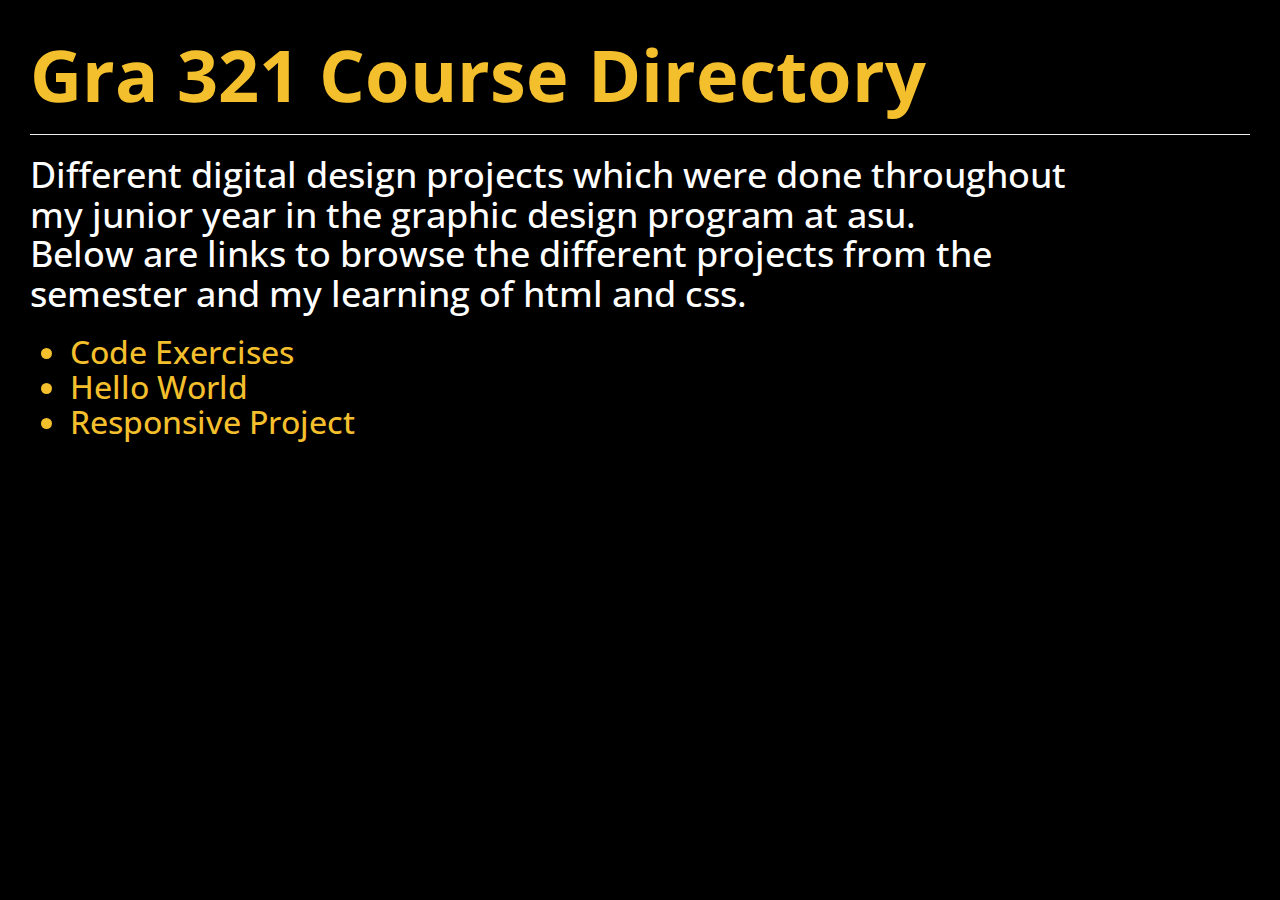
<file: index.html>
<!DOCTYPE html>
<html>
  <head>
    <title>Gra 321 Course Directory</title>
    <meta charset="UTF-8">
    <meta name="description" content="code projects for Gra 321">
    <meta name="keywords" content="school, digital, design">
    <meta name="author" content="Burke Wald">
    <link href="./css/normalize.css" type="text/css" rel="stylesheet">
    <link href="./css/style.css" type="text/css" rel="stylesheet">
    <link href="https://fonts.googleapis.com/css2?family=Open+Sans&display=swap" rel="stylesheet">
  </head>

  <body>
    <h1>Gra 321 Course Directory</h1>
    <hr />
    <h2>Different digital design projects which were done throughout <br>
      my junior year in the graphic design program at asu. <br>
      Below are links to browse the different projects from the <br>
      semester and my learning of html and css. </h2>
    <h3>
    <ul>
      <a href="./code-exercises"><li>Code Exercises</li></a>
      <a href="./hello-world"><li>Hello World</li></a>
      <a href="./responsive-project"><li>Responsive Project</li></a>
    </ul>
    </h3>
  </body>
</html>
</file>
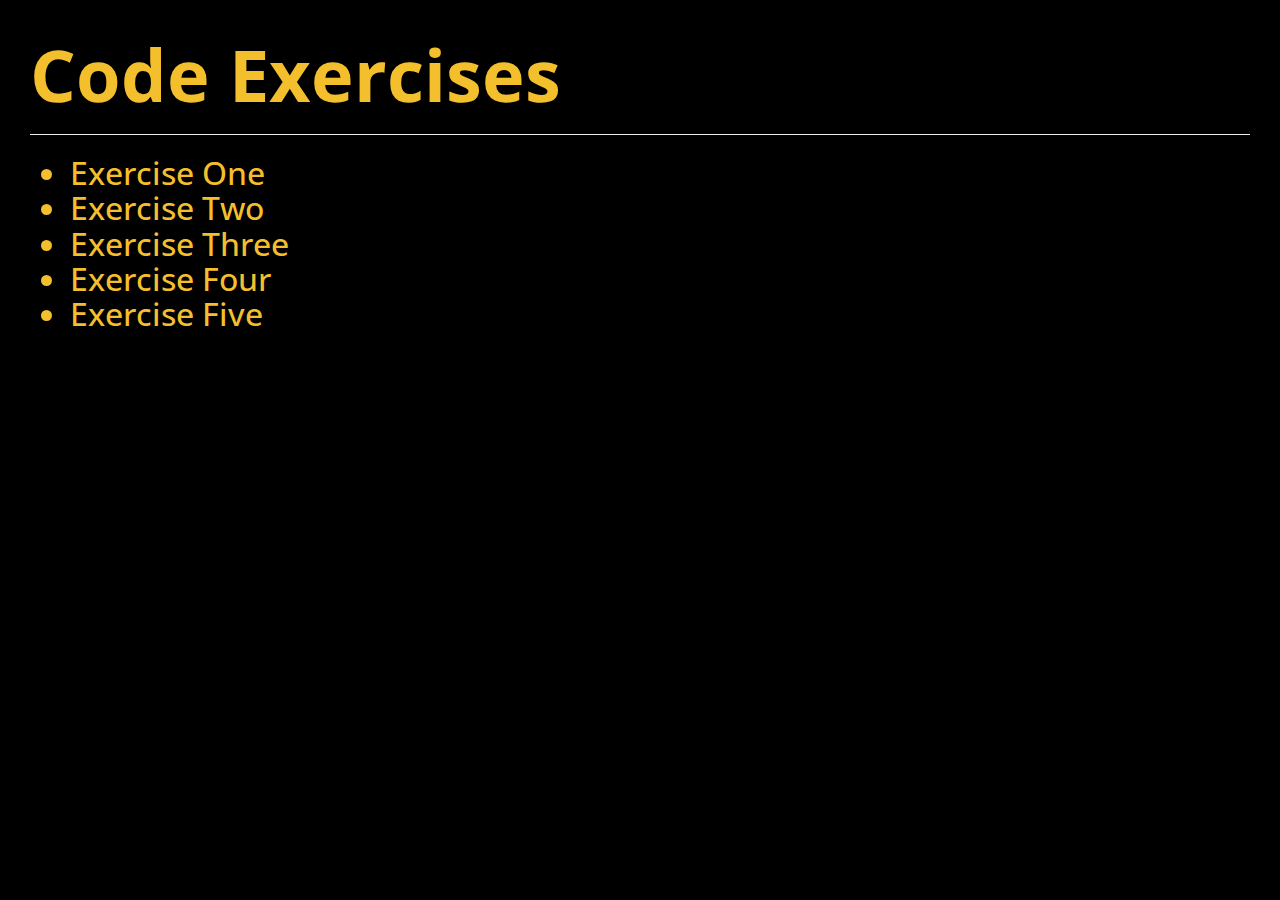
<file: code-exercises/index.html>
<!DOCTYPE html>
<html>
  <head>
    <title>Code Exercises</title>
    <meta charset="UTF-8">
    <meta name="description" content="Code Exercieses For Gra 321">
    <meta name="keywords" content="Gra321,ASU,Coding">
    <meta name="author" content="Burke Wald">
    <link href="../code-exercises/css/normalize.css" type="text/css" rel="stylesheet">
    <link href="../code-exercises/css/style.css" type="text/css" rel="stylesheet">
    <link href="https://fonts.googleapis.com/css2?family=Open+Sans&display=swap" rel="stylesheet">
  </head>

  <body>
  <h1>Code Exercises</h1>
  <hr />
  <h3>
  <ul>
    <a href="./exercise-1"><li> Exercise One </li></a>
    <a href="./exercise-2"><li> Exercise Two </li></a>
    <a href="./exercise-3"><li> Exercise Three </li></a>
    <a href="./exercise-4"><li> Exercise Four </li></a>
    <a href="./magazine-layout"><li> Exercise Five </li></a>
  </ul>
  <h3>
  </body>
</html>
</file>
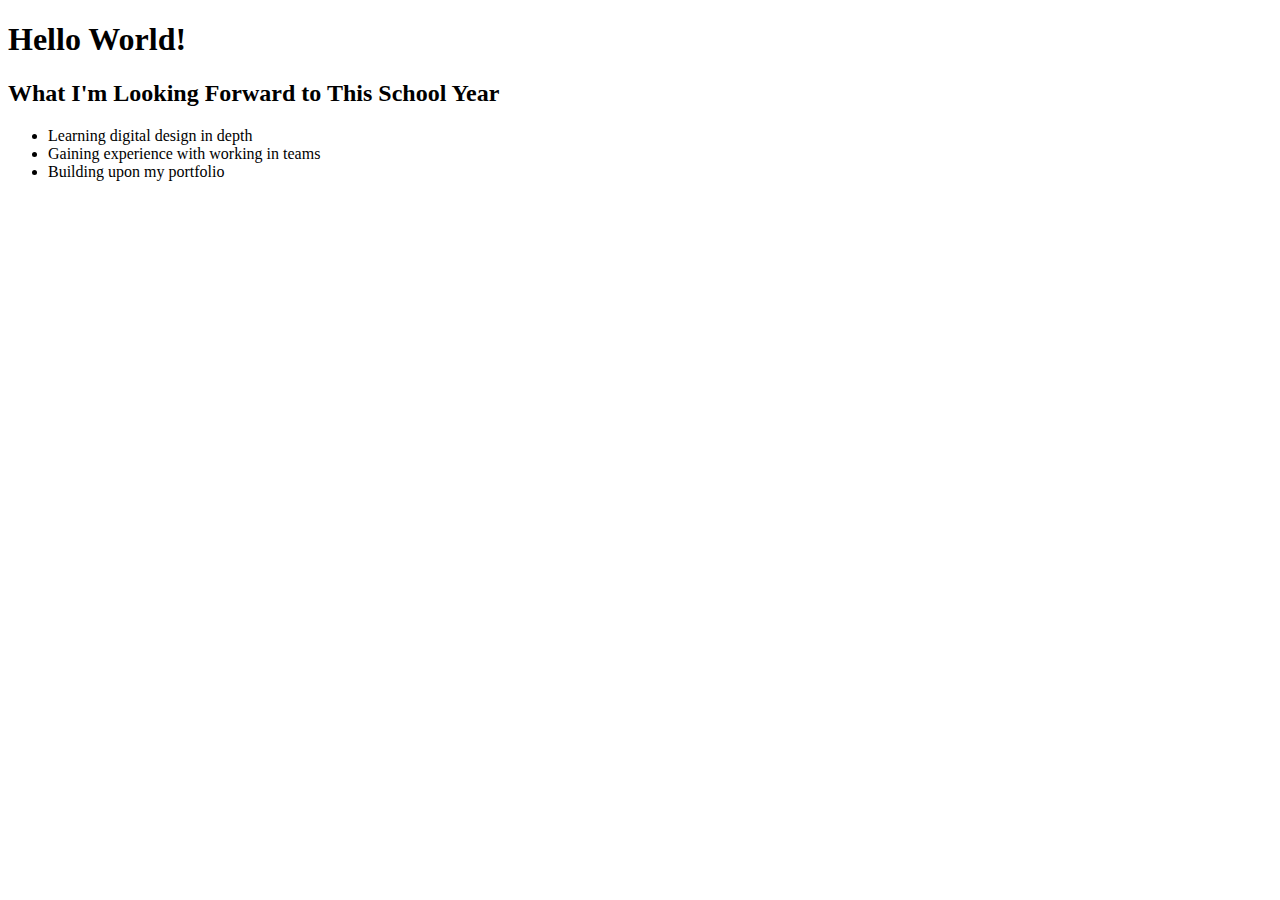
<file: hello-world/index.html>
<!DOCTYPE html>
<html>
  <head>
    <title> Hello World Project </title>
    <meta charset="UTF-8">
    <meta name="description" content="Hello World Exercise">
    <meta name="keywords" content="Class, Web, Zoom, Presentations">
    <meta name="author" content="Burke Wald">
  </head>
  <body>
    <h1> Hello World! </h1>
    <h2> What I'm Looking Forward to This School Year </h2>
    <!--Start to list of things-->
    <ul>
      <li> Learning digital design in depth </li>
      <li>Gaining experience with working in teams </li>
      <li> Building upon my portfolio </li>
    </ul>
    <!--End to list of things-->
  </body>
</html>
</file>
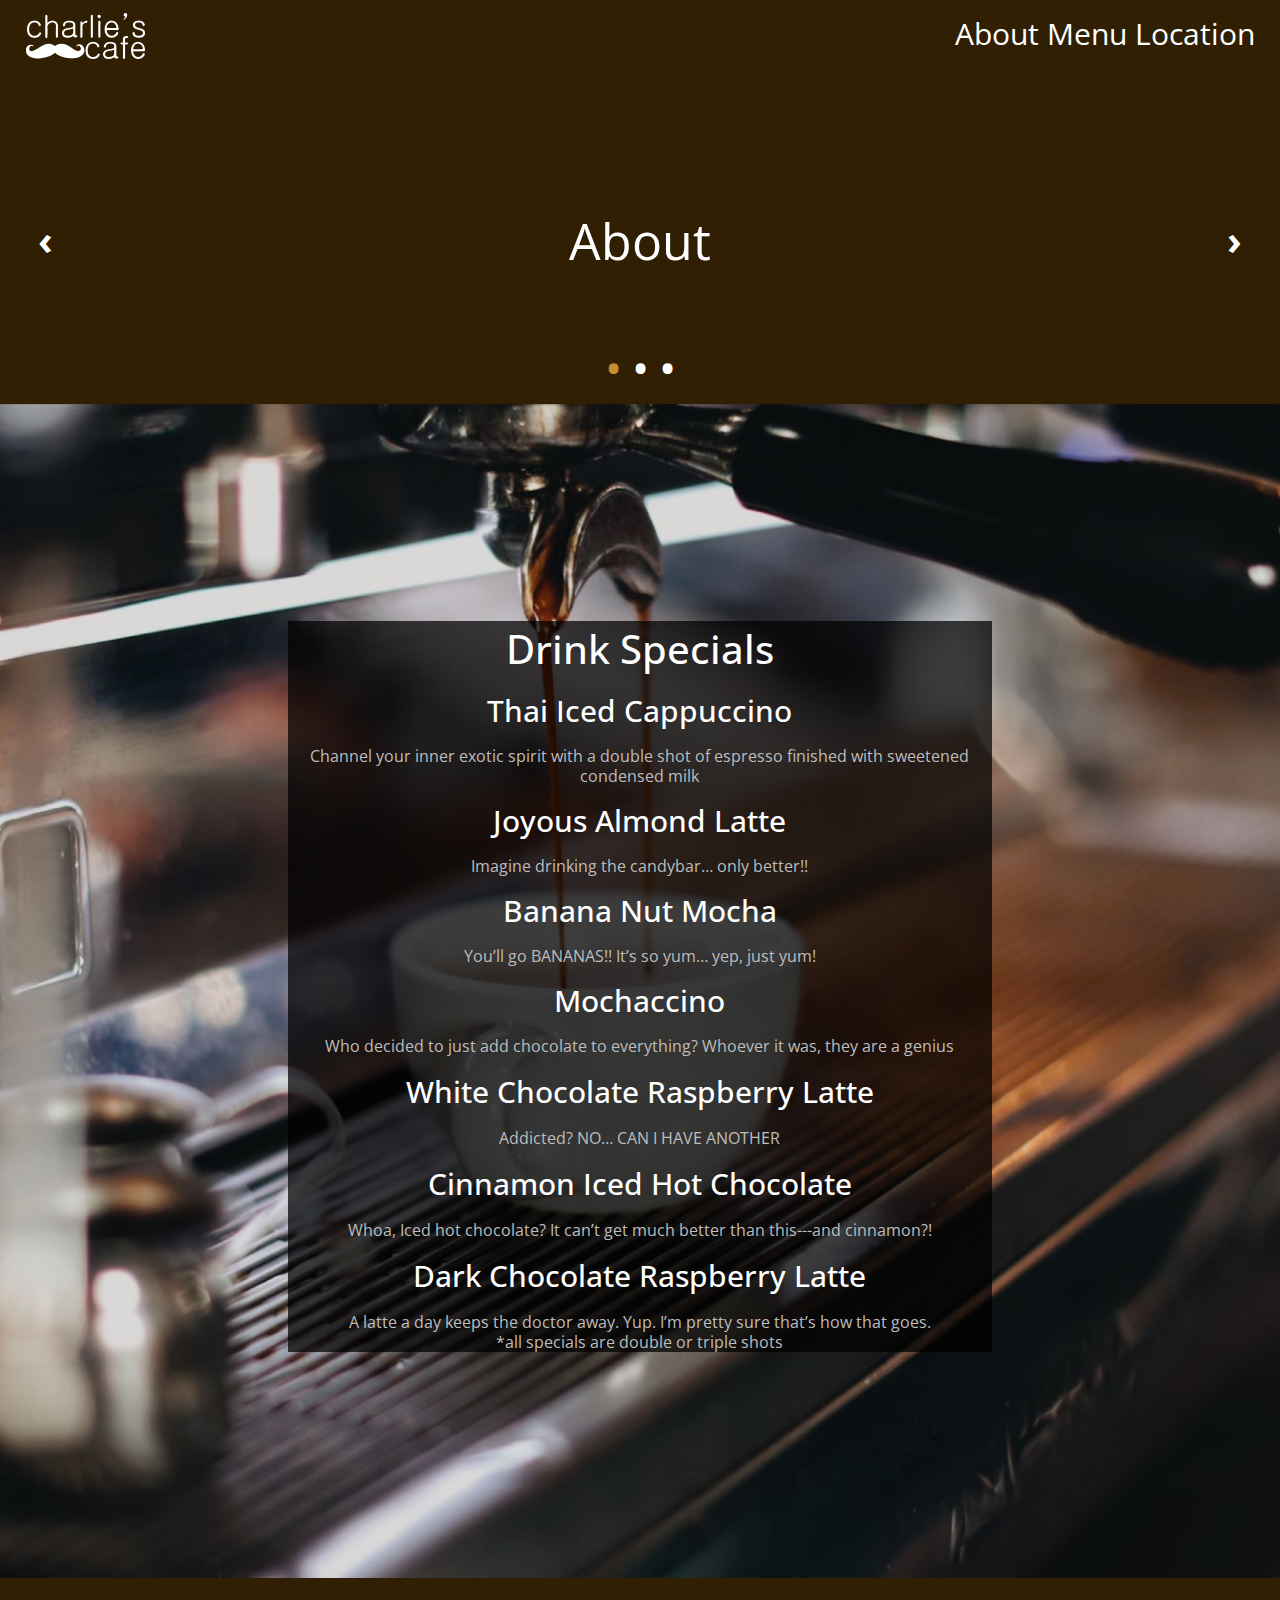
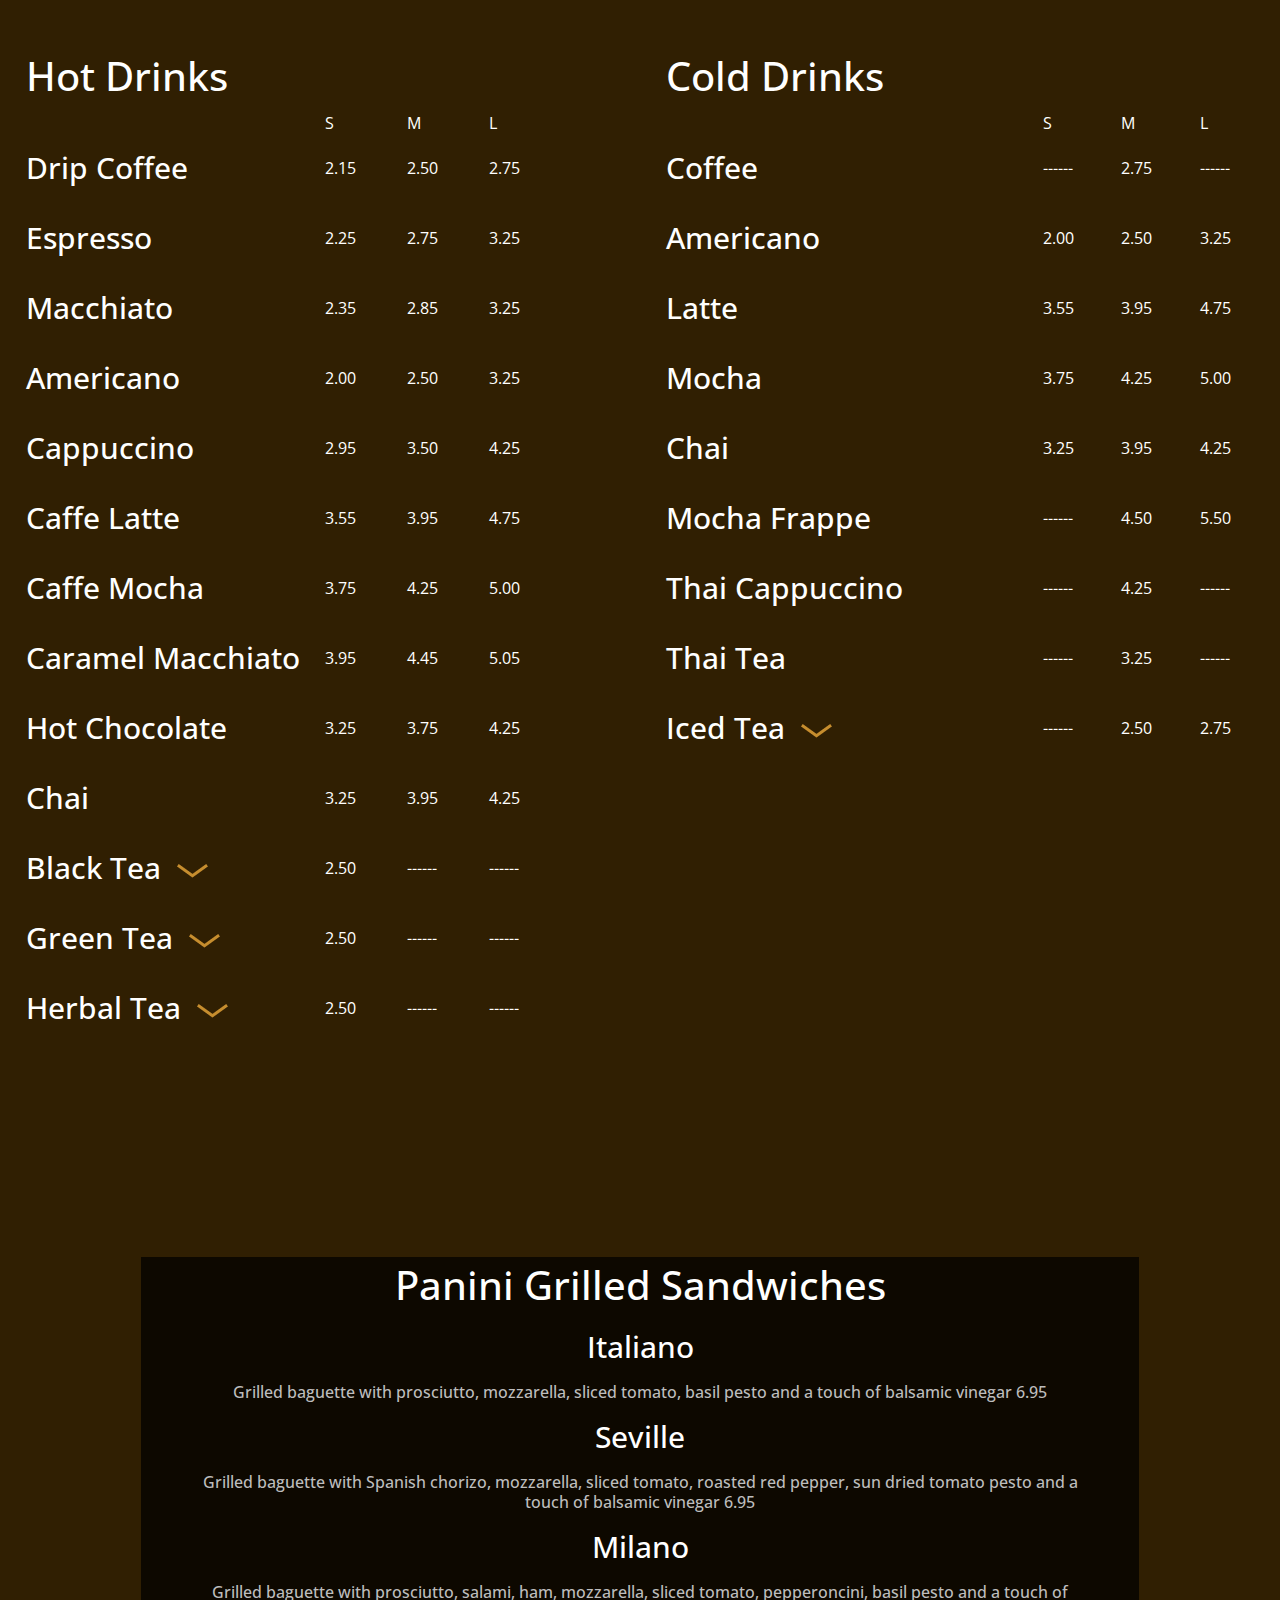
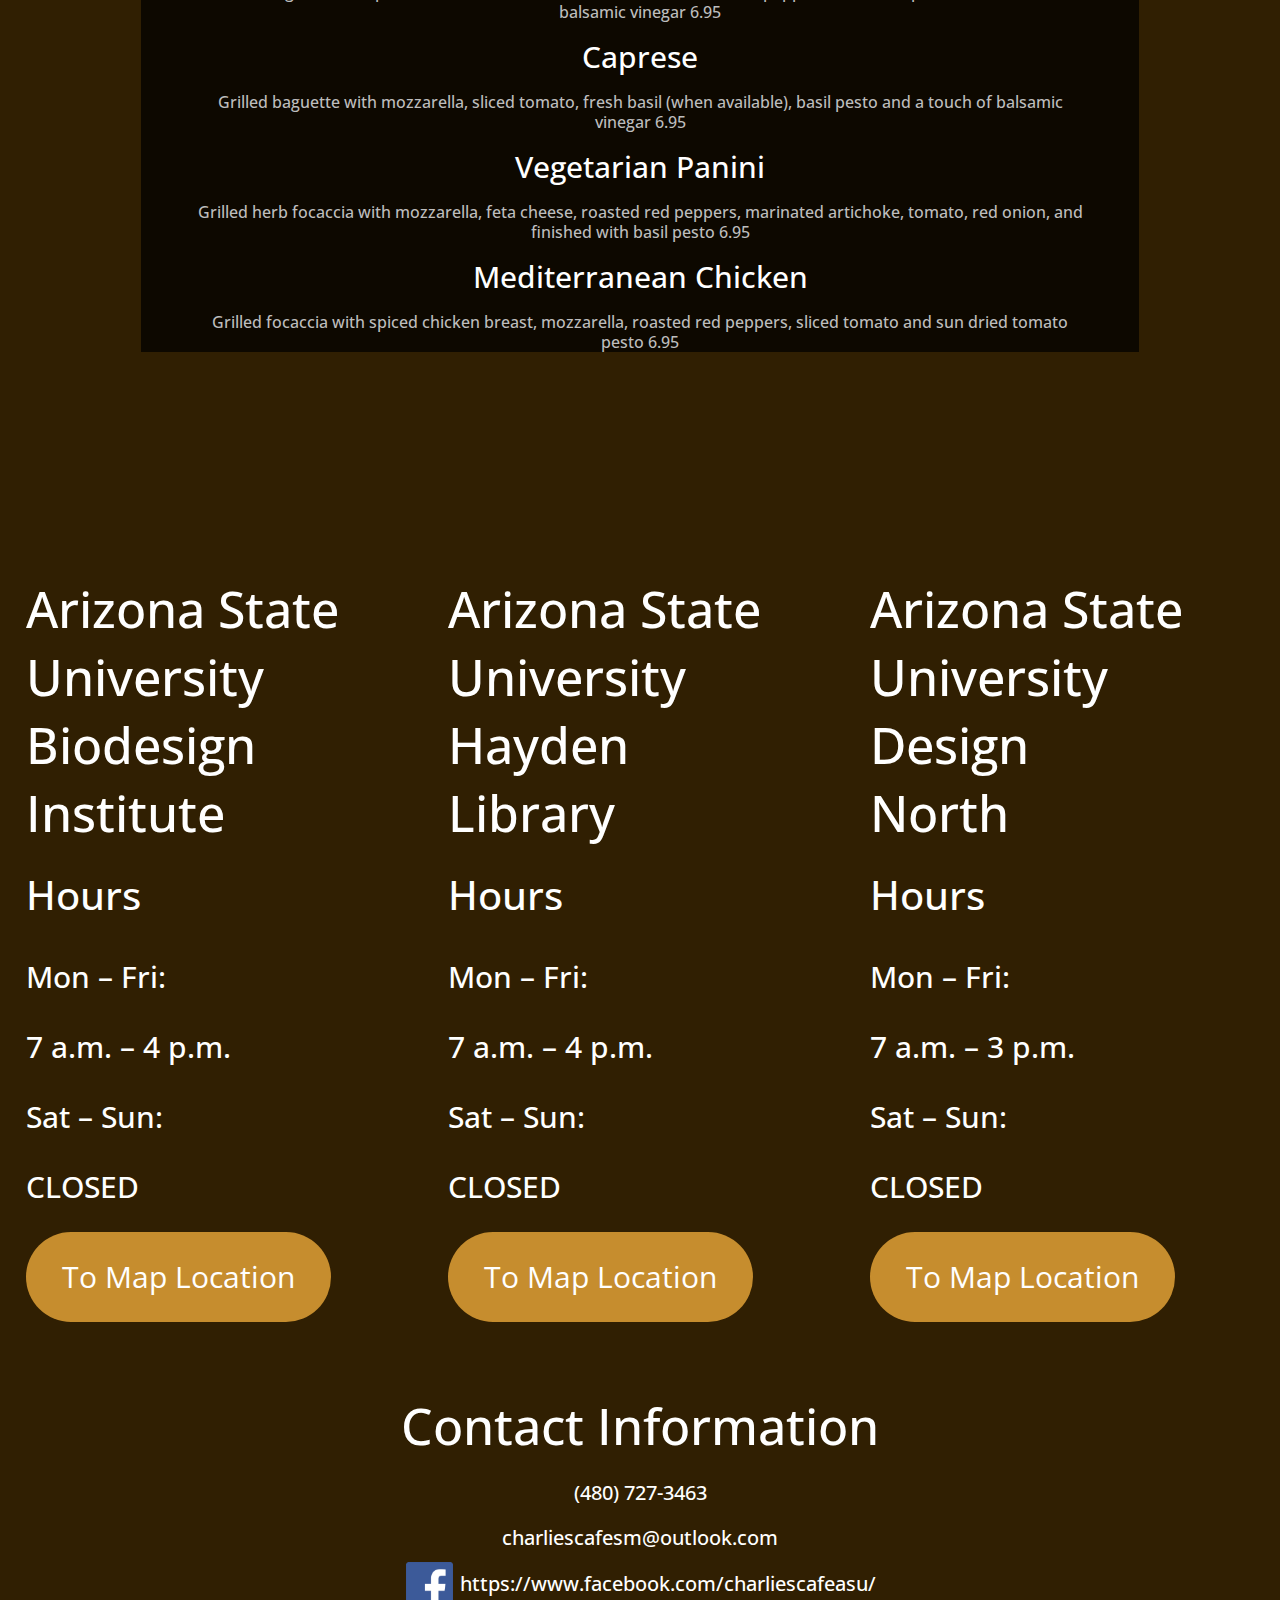
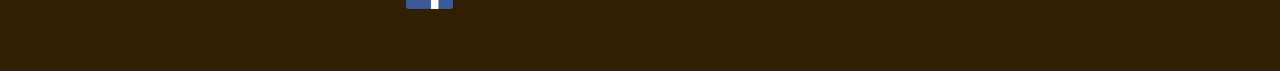
<file: responsive-project/index.html>
<!DOCTYPE html>
<html>
<head>
  <title>Charlie's Cafe</title>
  <meta charset="UTF-8">
  <meta name="description" content="Responsive Project">
  <meta name="keywords" content="Cafe,Coffee,ASU">
  <meta name="author" content="Burk Wald">
  <link href="./css/normalize.css" type="text/css" rel="stylesheet">
  <link href="./css/style.css" type="text/css" rel="stylesheet">
  <link href="https://fonts.googleapis.com/css2?family=Open+Sans&display=swap" rel="stylesheet">
</head>

<body>

  <div class="column-block-one">

    <a href="#top"> <img src="https://burkewald.github.io/gra-321/responsive-project/img/Logow.png" alt="Charlies Cafe Logo" width="119" height="46"> </a>
    <div class="dropdown">
      <button class="dropbtn drop"></button>
      <div class="dropdown-content">
        <a href="#About"> About </a>
        <a href="#Menu"> Menu </a>
        <a href="#Location"> Location </a>
      </div>
    </div>


    <div class="Nav-Bar">
      <a href="#About"> About</a>
      <a href="#Menu"> Menu </a>
      <a href="#Location"> Location</a>
    </div>

  </div>



  <section id="About">

    <!-- New Slider HTML Begin -->
    <div class="carousel">
      <div class="carousel-inner">
        <input class="carousel-open" type="radio" id="carousel-1" name="carousel" aria-hidden="true" hidden="" checked="checked">
        <div class="carousel-item image-1 imagetext1"> About
        </div>
        <input class="carousel-open" type="radio" id="carousel-2" name="carousel" aria-hidden="true" hidden="">
        <div class="carousel-item image-2 imagetext2">Founded in 1991. Charlie's Café, one of Sun Devil Dining’s local restaurant partners, brings the taste of Europe to ASU! Proudly serving Lavazza Italian espresso and featuring fresh European sandwiches and baked goods. Come experience the difference! With three locations on campus, there is always a Charlie's Cafe near! Charlie’s Café is located at the Hayden Library, Bio Design B Building and the College of Design. Each location has it's own personality, find the one that suits you!
        </div>
        <input class="carousel-open" type="radio" id="carousel-3" name="carousel" aria-hidden="true" hidden="">
        <div class="carousel-item image-3">
        </div>
        <label for="carousel-3" class="carousel-control prev control-1">‹</label>
        <label for="carousel-2" class="carousel-control next control-1">›</label>
        <label for="carousel-1" class="carousel-control prev control-2">‹</label>
        <label for="carousel-3" class="carousel-control next control-2">›</label>
        <label for="carousel-2" class="carousel-control prev control-3">‹</label>
        <label for="carousel-1" class="carousel-control next control-3">›</label>
        <ol class="carousel-indicators">
          <li>
            <label for="carousel-1" class="carousel-bullet">•</label>
          </li>
          <li>
            <label for="carousel-2" class="carousel-bullet">•</label>
          </li>
          <li>
            <label for="carousel-3" class="carousel-bullet">•</label>
          </li>
        </ol>
      </div>
    </div>
    <!-- New Slider HTML End -->
  </section>

  <section id="Menu">
    <div class="banner-image">
      <div class="center-align">
        <h2> Drink Specials </h2>
        <ul>
          <h3> Thai Iced Cappuccino </h3>
          <p> Channel your inner exotic spirit with a double shot of espresso finished with sweetened condensed milk </p>
          <h3> Joyous Almond Latte </h3>
          <p> Imagine drinking the candybar… only better!! </p>
          <h3> Banana Nut Mocha </h3>
          <p> You’ll go BANANAS!! It’s so yum… yep, just yum! </p>
          <h3> Mochaccino </h3>
          <p> Who decided to just add chocolate to everything? Whoever it was, they are a genius </p>
          <h3><div class="linespacing margins"> White Chocolate Raspberry Latte </div></h3>
          <p> Addicted? NO… CAN I HAVE ANOTHER </p>
          <h3><div class="linespacing margins"> Cinnamon Iced Hot Chocolate </div></h3>
          <p> Whoa, Iced hot chocolate? It can’t get much better than this---and cinnamon?! </p>
          <h3><div class="linespacing margins"> Dark Chocolate Raspberry Latte </div></h3>
          <p> A latte a day keeps the doctor away. Yup. I’m pretty sure that’s how that goes. </p>
          <p>*all specials are double or triple shots</p>
        </ul>
      </div>
    </div>

    <div class="column-block-four">

      <div class= "hotsection">

      <h2><div class="left-align"> Hot Drinks </div></h2>

      <div class= "hot-drinks">
      <ul>
        <div class="left-align">
          <h3>

            Drip Coffee<br>
            Espresso<br>
            Macchiato<br>
            Americano<br>
            Cappuccino<br>
            Caffe Latte<br>
            Caffe Mocha<br>
            Caramel Macchiato<br>
            Hot Chocolate<br>
            Chai<br>
            Black Tea

            <div class="dropdown2">
              <img src="https://burkewald.github.io/gra-321/responsive-project/img/Path4.png" alt="Tea dropdown">
              <div class="dropdown-content2">
                <h6> Earl Grey, English Breakfast </h6>
              </div>
            </div>

            <br>
            Green Tea

            <div class="dropdown3">
              <img src="https://burkewald.github.io/gra-321/responsive-project/img/Path4.png" alt="Tea dropdown">
              <div class="dropdown-content3">
                <h6> Yerba Mate, Jasmine Green, Sencha, Raspberry Hibiscus </h6>
              </div>
            </div>

            <br>
            Herbal Tea

            <div class="dropdown4">
              <img src="https://burkewald.github.io/gra-321/responsive-project/img/Path4.png" alt="Tea dropdown">
              <div class="dropdown-content4">
                <h6> Chamomile, Lemon Ginger Mint, Raspberry Pomegranate </h6>
              </div>
            </div>


          </h3>
        </div>
      </ul>



      <div class="pricecolumn">
        <ul>
            <div class="linespacing2">S<br> </div>
            2.15<br>
            2.25<br>
            2.35<br>
            2.00<br>
            2.95<br>
            3.55<br>
            3.75<br>
            3.95<br>
            3.25<br>
            3.25<br>
            2.50<br>
            2.50<br>
            2.50<br>

        </ul>

        <ul>
            <div class="linespacing2">M<br></div>
            2.50<br>
            2.75<br>
            2.85<br>
            2.50<br>
            3.50<br>
            3.95<br>
            4.25<br>
            4.45<br>
            3.75<br>
            3.95<br>
            ------<br>
            ------<br>
            ------<br>


        </ul>

        <ul>
            <div class="linespacing2">L <br></div>
            2.75<br>
            3.25<br>
            3.25<br>
            3.25<br>
            4.25<br>
            4.75<br>
            5.00<br>
            5.05<br>
            4.25<br>
            4.25<br>
            ------<br>
            ------<br>
            ------<br>



        </ul>
      </div>
    </div>
    </div>
  </div>

      <div class="coldsection">
        <h2><div class="left-align"> Cold Drinks </div></h2>
        <ul>
          <div class="cold-drinks">
          <div class="left-align">
            <h3>
              Coffee<br>
              Americano<br>
              Latte<br>
              Mocha<br>
              Chai<br>
              Mocha Frappe<br>
              Thai Cappuccino<br>
              Thai Tea<br>
              Iced Tea

              <div class="dropdown5">
                <img src="https://burkewald.github.io/gra-321/responsive-project/img/Path4.png" alt="Tea dropdown">
                <div class="dropdown-content5 lineheight20">
                  <h6> Morrocan Mint Green, Black Passionfruit, Cucumber Mint Lemonade </h6>
                </div>

                <br>
              </h3>
            </div>
          </div>
          </ul>

          <div class="pricecolumn2">
            <ul>
                <div class="linespacing2">S<br></div>
                ------ <br>
                2.00<br>
                3.55<br>
                3.75<br>
                3.25<br>
                ------<br>
                ------<br>
                ------<br>
                ------<br>




            </ul>

            <ul>
                <div class="linespacing2">M<br></div>
                2.75<br>
                2.50<br>
                3.95<br>
                4.25<br>
                3.95<br>
                4.50<br>
                4.25<br>
                3.25<br>
                2.50<br>



            </ul>

            <ul>
                <div class="linespacing2">L<br></div>
                ------<br>
                3.25<br>
                4.75<br>
                5.00<br>
                4.25<br>
                5.50<br>
                ------<br>
                ------<br>
                2.75<br>

            </ul>

          </div>


    </div>
  </div>
</div>

    <div Class="banner-image2">
      <div class="center-align">
        <h2> Panini Grilled Sandwiches </h2>
        <ul>
          <h3>
            Italiano
            <p> Grilled baguette with prosciutto, mozzarella, sliced tomato, basil pesto and a touch of balsamic vinegar 6.95 </p>
            Seville
            <p> Grilled baguette with Spanish chorizo, mozzarella, sliced tomato, roasted red pepper, sun dried tomato pesto and a touch of balsamic vinegar 6.95 </p>
            Milano
            <p> Grilled baguette with prosciutto, salami, ham, mozzarella, sliced tomato, pepperoncini, basil pesto and a touch of balsamic vinegar 6.95 </p>
            Caprese
            <p> Grilled baguette with mozzarella, sliced tomato, fresh basil (when available), basil pesto and a touch of balsamic vinegar 6.95 </p>
            Vegetarian Panini
            <p> Grilled herb focaccia with mozzarella, feta cheese, roasted red peppers, marinated artichoke, tomato, red onion, and finished with basil pesto 6.95 </p>
            Mediterranean Chicken
            <p> Grilled focaccia with spiced chicken breast, mozzarella, roasted red peppers, sliced tomato and sun dried tomato pesto 6.95 </p>
          </h3>
        </ul>
      </div>

    </div>
  </section>

  <section id="Location">

    <div class="column-block-six">
      <div class="threecolumn-one">

        <h1><div class="left-align"> Arizona State University <br> Biodesign <br> Institute </div></h1>
        <h2><div class="left-align"> Hours </div></h2>
        <h3> Mon – Fri: <br>
          7 a.m. – 4 p.m. <br>
          Sat – Sun: <br>
          CLOSED
        </h3>
        <a href="https://goo.gl/maps/jFgV31qKT6Sf5pn77" target="_blank">
          <button> To Map Location </button>
        </a>
      </div>

      <div class="threecolumn-two">
        <h1><div class="left-align"> Arizona State University <br> Hayden <br> Library </div></h1>
        <h2><div class="left-align"> Hours </div></h2>
        <h3> Mon – Fri: <br>
          7 a.m. – 4 p.m.<br>
          Sat – Sun:<br>
          CLOSED
        </h3>
        <a href="https://goo.gl/maps/Ur3ZdVowLYCk55op8" target="_blank">
          <button> To Map Location </button>
        </a>
      </div>
</section>
      <div class="threecolumn-three">
        <h1><div class="left-align"> Arizona State University <br> Design <br> North </div></h1>
        <h2><div class="left-align"> Hours </div></h2>
        <h3> Mon – Fri: <br>
          7 a.m. – 3 p.m. <br>
          Sat – Sun: <br>
          CLOSED
        </h3>
        <a href="https://goo.gl/maps/peF1Gima5F3XD3x29" target="_blank">
          <button> To Map Location </button>
        </a>
      </div>
    </div>

    <div class="column-block-seven">
      <h1> Contact Information </h1>
      <h4><div class="center-align"> (480) 727-3463 <br>
        charliescafesm@outlook.com <br>

        <a href="https://www.facebook.com/charliescafeasu/" target=_blank> <img src="https://burkewald.github.io/gra-321/responsive-project/img/facebooklogo.png" alt="Facebook Logo" width="51px"> </a> https://www.facebook.com/charliescafeasu/
      </div></h4>

    </div>



</div>



</body>
</html>
</file>
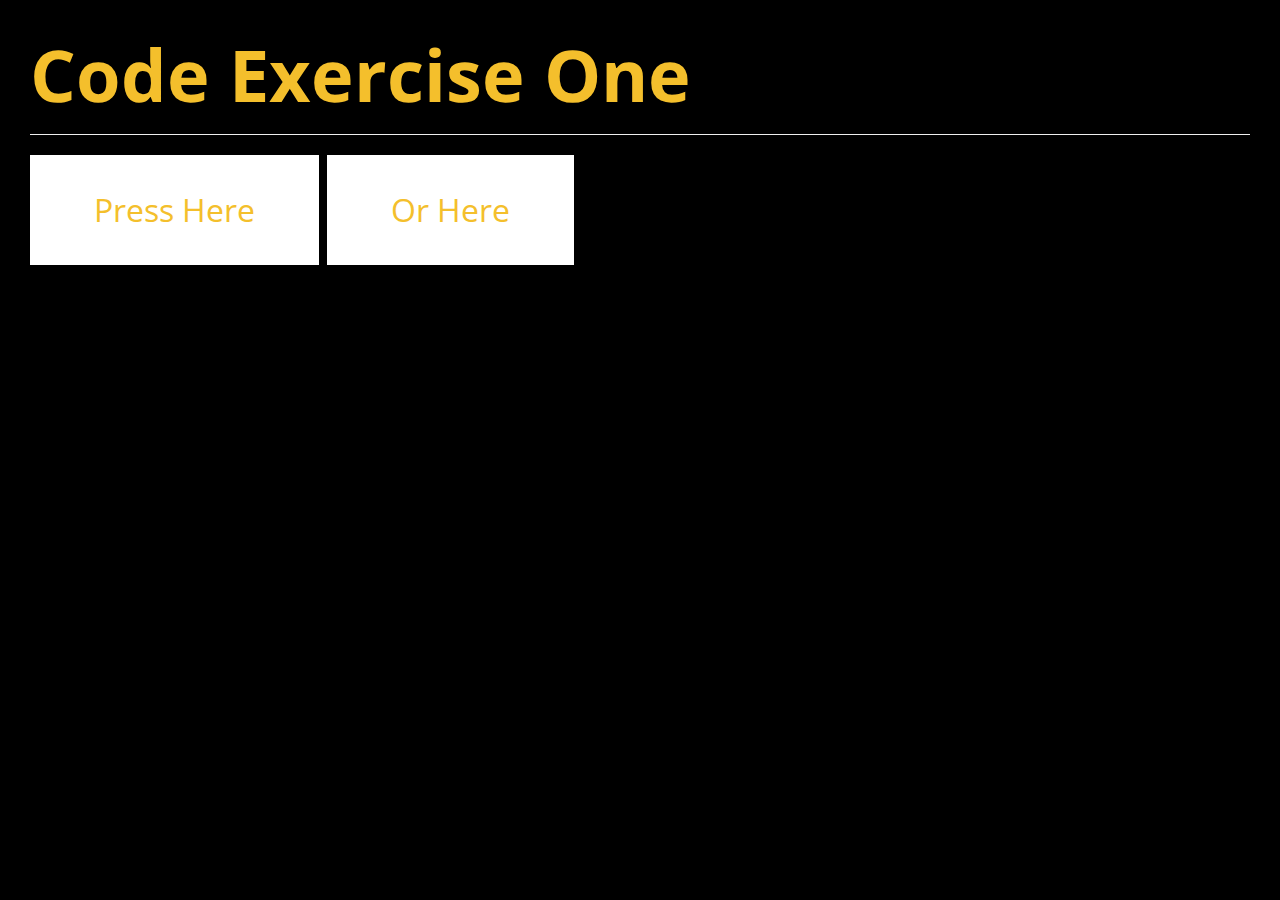
<file: code-exercises/exercise-1/index.html>
<!DOCTYPE html>
<html>
  <head>
    <title>Exercise One</title>
    <meta charset="UTF-8">
    <meta name="description" content="Code Exercise 1">
    <meta name="keywords" content="Buttons,Hover,Links">
    <meta name="author" content="Burke Wald">
    <link href="../css/normalize.css" type="text/css" rel="stylesheet">
    <link href="../css/style.css" type="text/css" rel="stylesheet">
    <link href="https://fonts.googleapis.com/css2?family=Open+Sans&display=swap" rel="stylesheet">
  </head>

  <body>
  <h1>Code Exercise One </h1>
  <hr />
  <a href="https://burkewald.github.io/gra-321/code-exercises/" target="_blank">
  <button> Press Here </button> </a>
  <a class="pinkhover" href="https://burkewald.github.io/gra-321/" target="_blank">
  <button> Or Here </button> </a>
  </body>
</html>
</file>
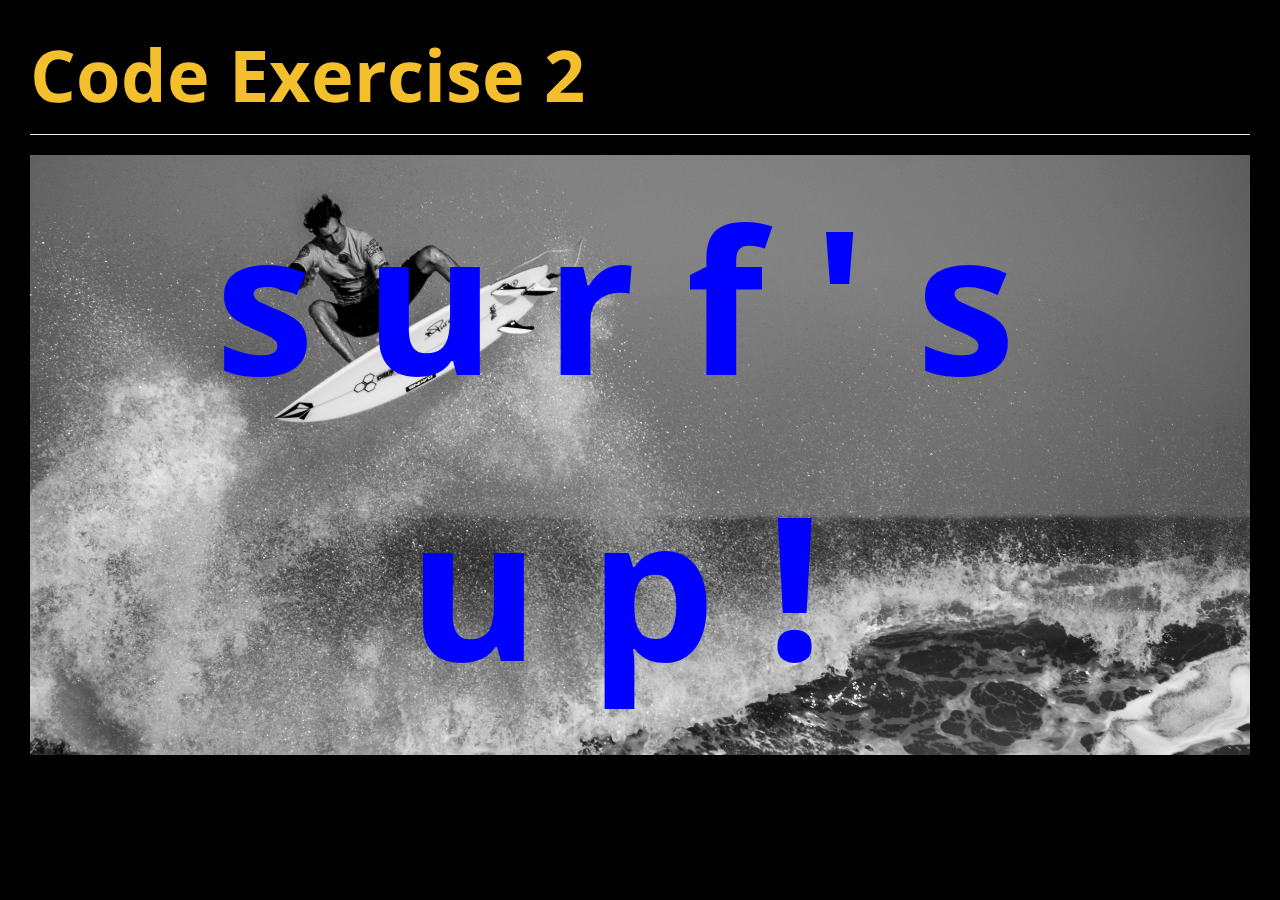
<file: code-exercises/exercise-2/index.html>
<!DOCTYPE html>
<html>
  <head>
    <title>Code Exercises</title>
    <meta charset="UTF-8">
    <meta name="description" content="Code Exercise 2">
    <meta name="keywords" content="Surfer,Beach,Blue">
    <meta name="author" content="Burke Wald">
    <link href="../css/normalize.css" type="text/css" rel="stylesheet">
    <link href="../css/style.css" type="text/css" rel="stylesheet">
    <link href="https://fonts.googleapis.com/css2?family=Open+Sans&display=swap" rel="stylesheet">
  </head>

  <body>
  <h1>Code Exercise 2</h1>
  <hr/>
  <div class="imagetext bgimage"> surf's up!
  </div>
  </body>
</html>
</file>
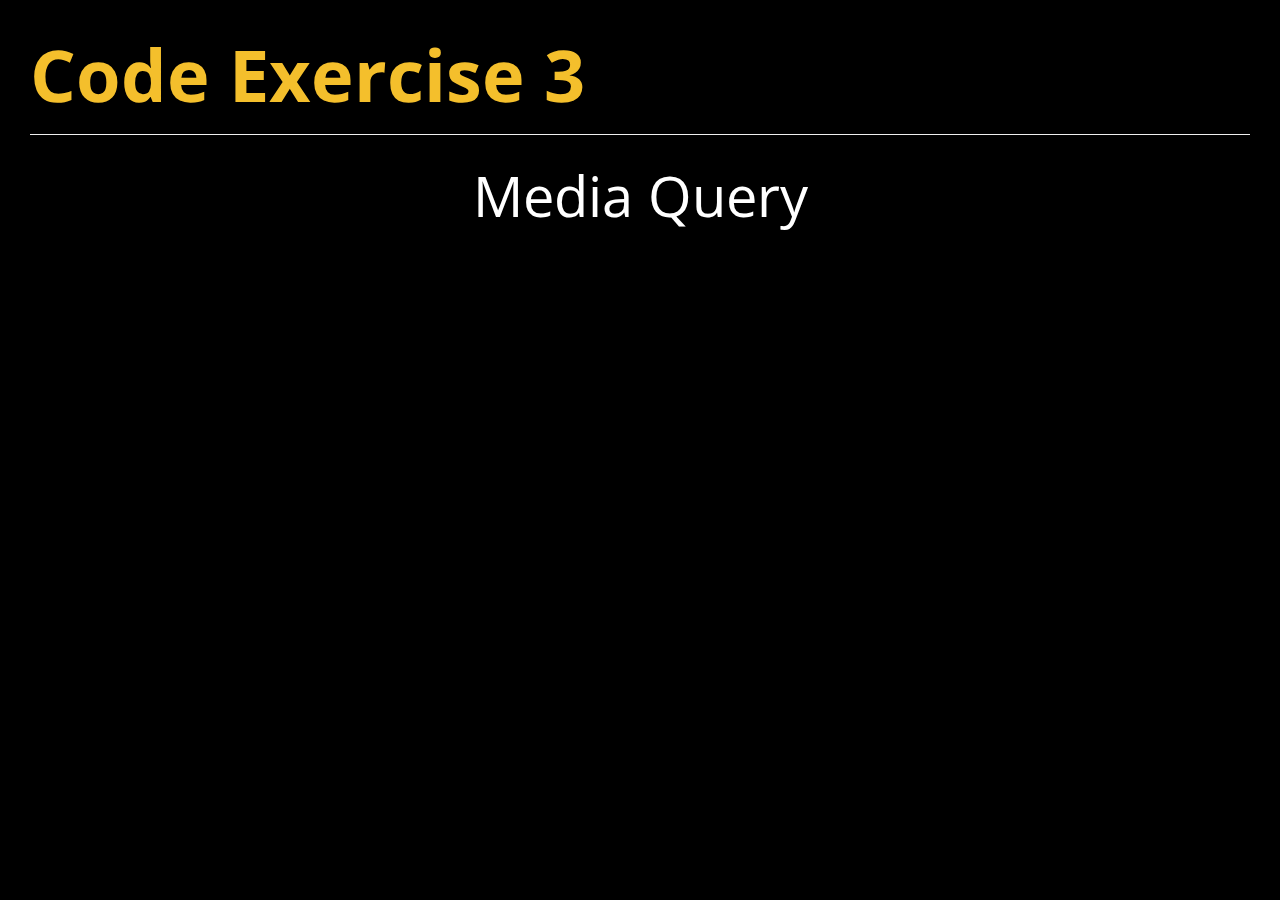
<file: code-exercises/exercise-3/index.html>
<!DOCTYPE html>
<html>
  <head>
    <title>Code Exercises</title>
    <meta charset="UTF-8">
    <meta name="description" content="Code Exercise 3">
    <meta name="keywords" content="Media Query, Color Change, Responsive">
    <meta name="author" content="Burke Wald">
    <link href="../css/normalize.css" type="text/css" rel="stylesheet">
    <link href="../css/style.css" type="text/css" rel="stylesheet">
    <meta name="viewport" content="width=device-width, initial-scale=1">
    <link href="https://fonts.googleapis.com/css2?family=Open+Sans&display=swap" rel="stylesheet">
  </head>

  <body>
  <h1>Code Exercise 3</h1>
  <hr/>
  <p>
    Media Query
  </P>
</body>
</html>
</file>
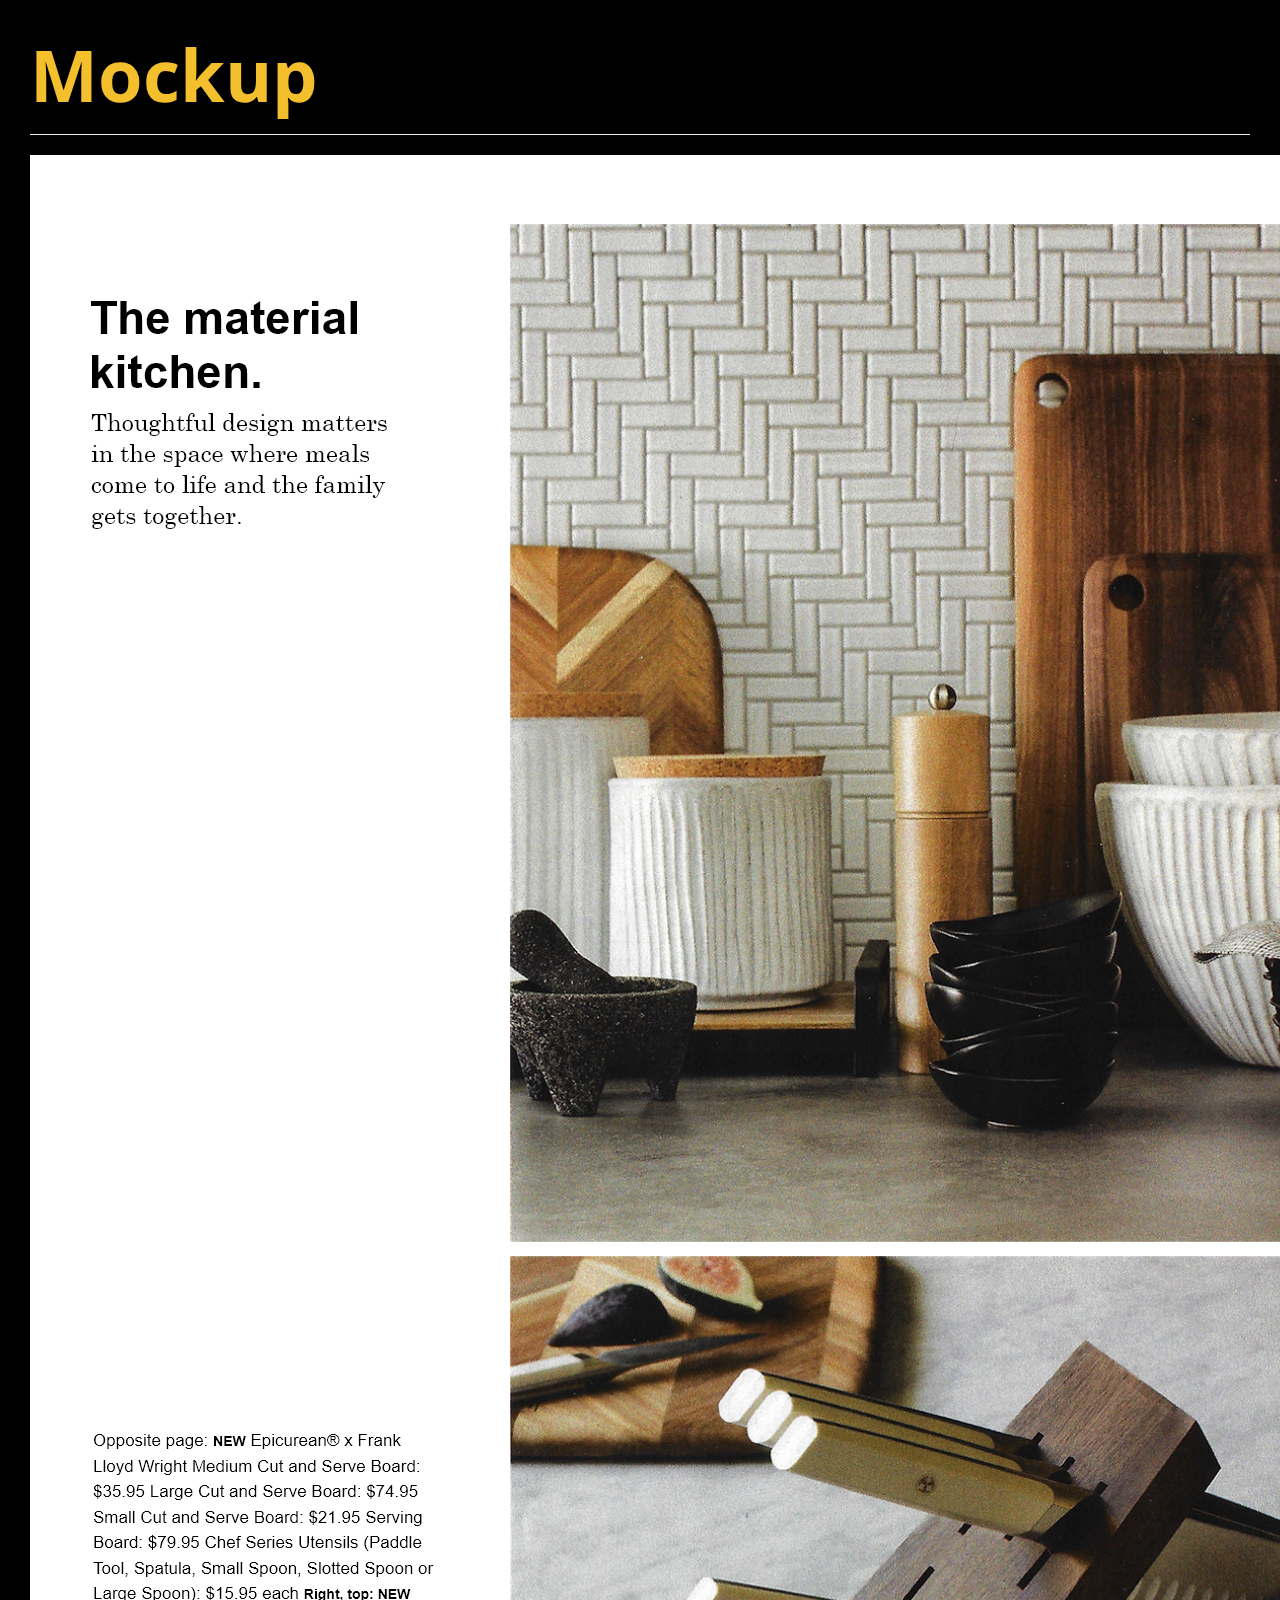
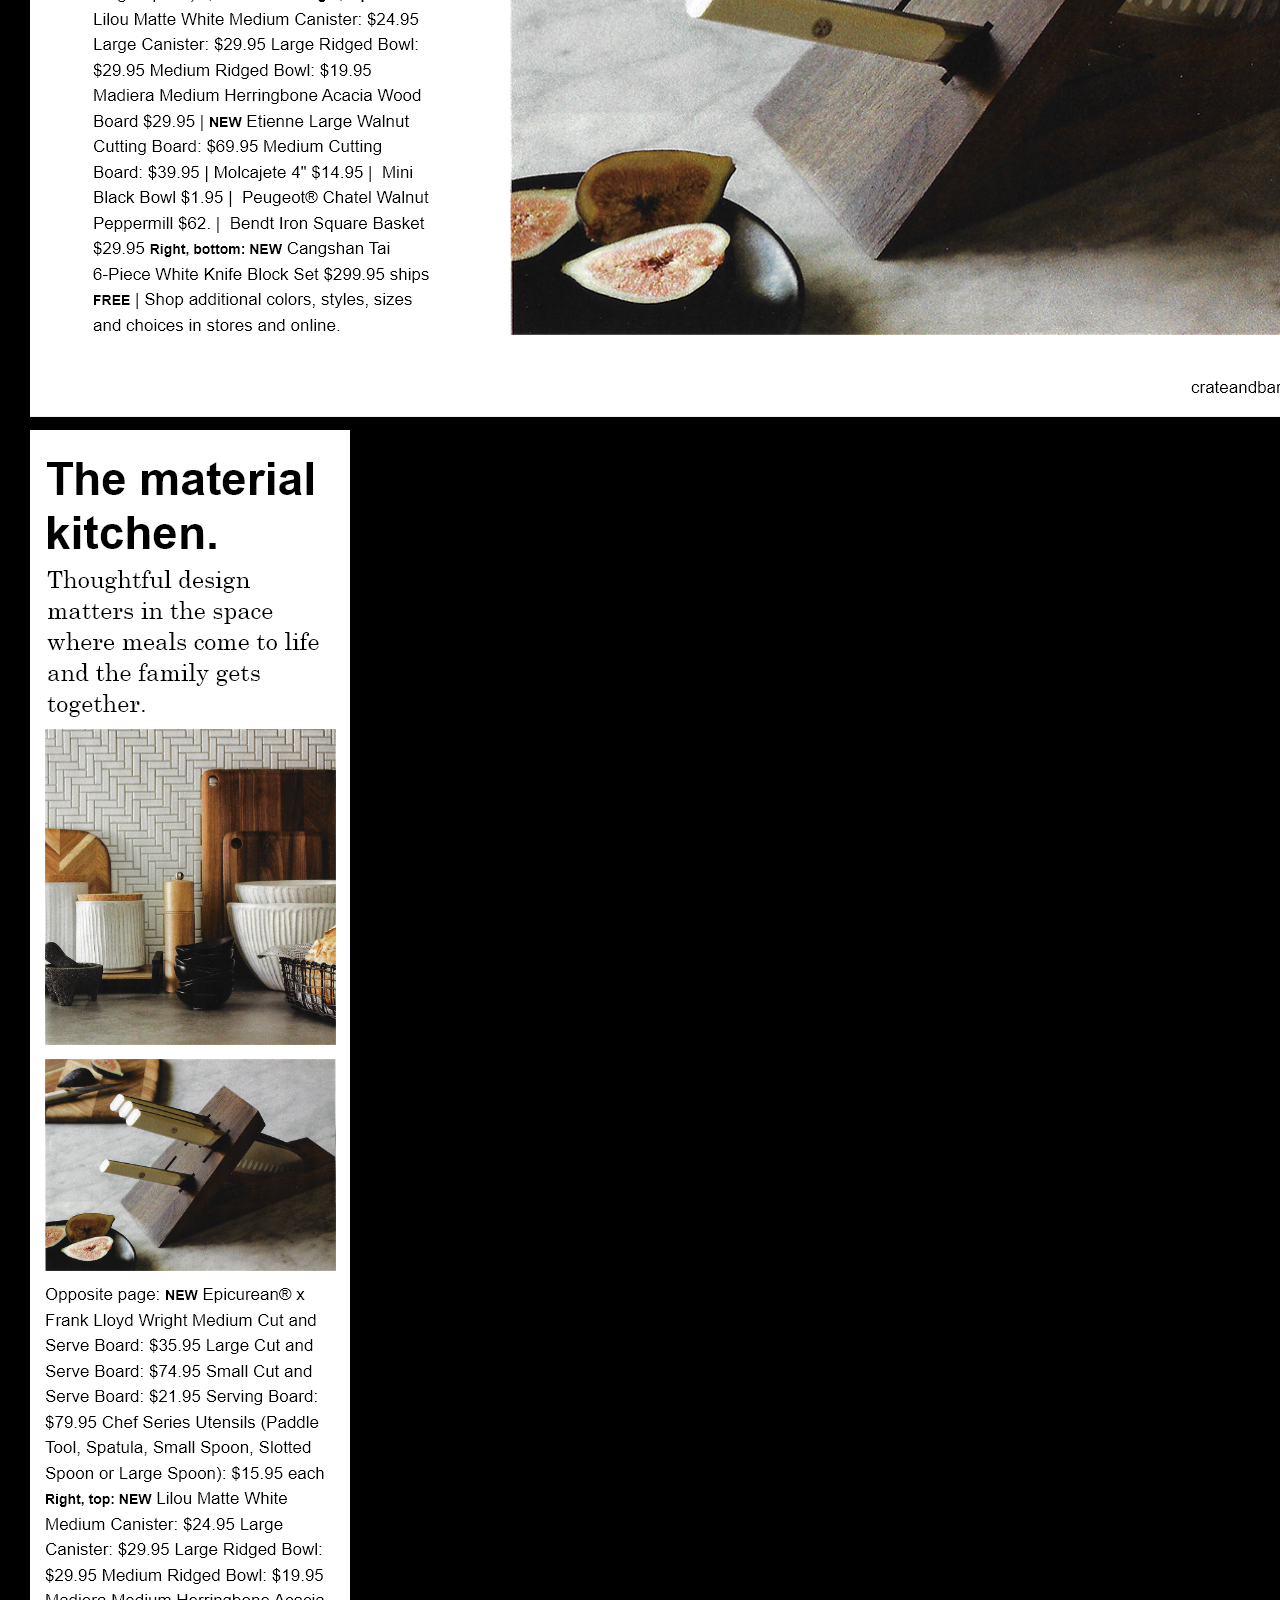
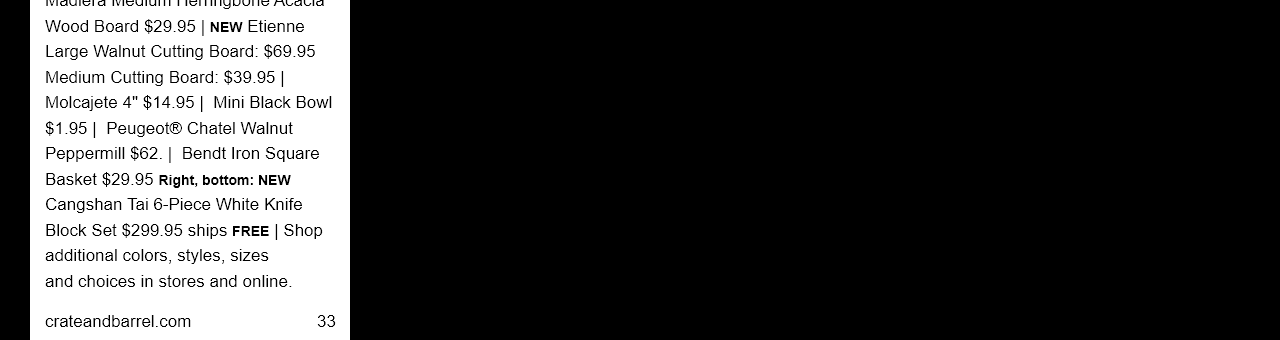
<file: code-exercises/exercise-4/index.html>
<!DOCTYPE html>
<html>
  <head>
    <title>Code Exercises</title>
    <meta charset="UTF-8">
    <meta name="description" content="Code Exercise 4">
    <meta name="keywords" content="Website Mockups, Adobexd, Kitchen">
    <meta name="author" content="Burke Wald">
    <link href="../css/normalize.css" type="text/css" rel="stylesheet">
    <link href="../css/style.css" type="text/css" rel="stylesheet">
    <link href="https://fonts.googleapis.com/css2?family=Open+Sans&display=swap" rel="stylesheet">
  </head>

  <body>
  <h1>Mockup</h1>
  <hr/>
  <div class="kitchenimage">
  </div>
  <div class="kitchenimageresponsive">
  </div>
  </body>
</html>
</file>
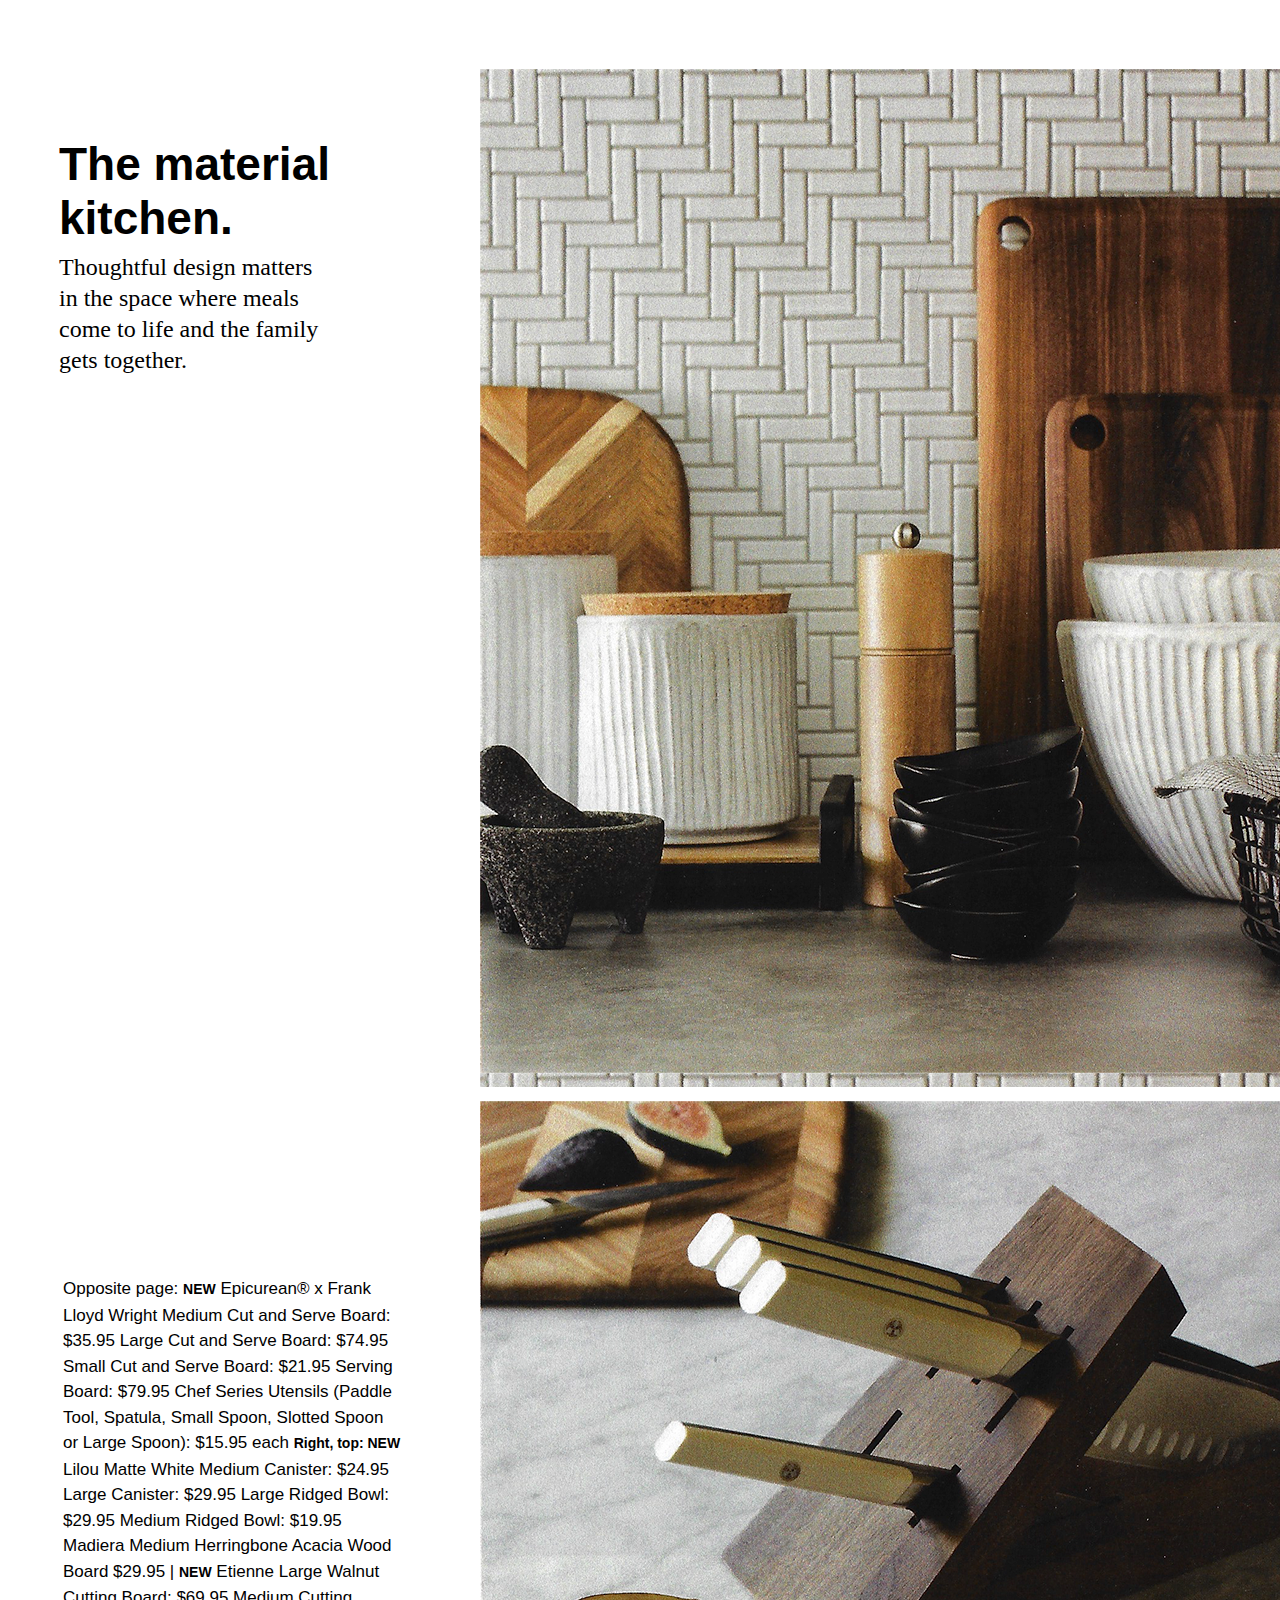
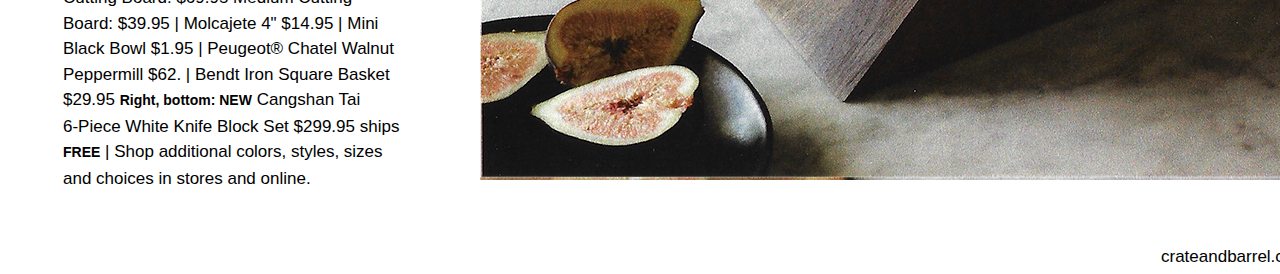
<file: code-exercises/exercise-5/index.html>
<!DOCTYPE html>
<html>
  <head>
    <title>Code Exercises</title>
    <meta charset="UTF-8">
    <meta name="description" content="Magazine Webpage Layout">
    <meta name="keywords" content="Magazine, Layout, Mockup">
    <meta name="author" content="Burke Wald">
    <link href="./css/normalize.css" type="text/css" rel="stylesheet">
    <link href="./css/style.css" type="text/css" rel="stylesheet">
  </head>

  <body>
  <h1><div class="h1-box">The material kitchen.</div></h1>
  <h2>
    <div class="h2-box">
    Thoughtful design matters <br>
    in the space where meals <br>
    come to life and the family <br>
    gets together.
    </div>
  </h2>
  <div class="h3-box">
    <h3>
    Opposite page: </h3><h4>NEW</h4><h3> Epicurean® x Frank <br>
    Lloyd Wright Medium Cut and Serve Board:<br>
    $35.95 Large Cut and Serve Board: $74.95 <br>
    Small Cut and Serve Board: $21.95 Serving <br>
    Board: $79.95 Chef Series Utensils (Paddle <br>
    Tool, Spatula, Small Spoon, Slotted Spoon <br>
    or Large Spoon): $15.95 each </h3><h4>Right, top: NEW</h4><br>
    <h3> Lilou Matte White Medium Canister: $24.95 <br>
    Large Canister: $29.95 Large Ridged Bowl: <br>
    $29.95 Medium Ridged Bowl: $19.95 <br>
    Madiera Medium Herringbone Acacia Wood <br>
    Board $29.95 | </h3><h4>NEW</h4><h3> Etienne Large Walnut <br>
    Cutting Board: $69.95 Medium Cutting <br>
    Board: $39.95 | Molcajete 4" $14.95 |  Mini <br>
    Black Bowl $1.95 |  Peugeot® Chatel Walnut <br>
    Peppermill $62. |  Bendt Iron Square Basket <br>
    $29.95 </h3><h4>Right, bottom: NEW</h4><h3> Cangshan Tai <br>
    6-Piece White Knife Block Set $299.95 ships <br>
    <h3><h4>FREE</h4><h3> | Shop additional colors, styles, sizes <br>
    and choices in stores and online.
    </h3>
  </div>
  <h5>
    <div class="h5-box">
      crateandbarrel.com
    </div>
  </h5>
  <h5>
    <div class="h5-box2">
      33
    </div>
  </h5>
<div class="image-1position">
  <div class="bowls">
  </div>
</div>
<div class="image-2position">
  <div class="knife">
  </div>
</div>
  </body>
</html>
</file>
<file: css/style.css>
Body { background-color: black;
padding-left: 30px;
padding-top: 15px;
padding-right: 30px;
font-family: 'Open Sans', Arial, sans-serif;
}

h1 { color: #F4BF2C;
    font-size: 72px;
    font-weight: bold;

}

h2 { color: white;
  font-size: 36px;



}

a { color: #F4BF2C;
  font-size: 32px;
  text-decoration: none;

}
a:hover { color: #F0C4A5;
  text-decoration: none;

}
</file>
<file: code-exercises/css/style.css>
Body { background-color: black;
padding-left: 30px;
padding-top: 15px;
padding-right: 30px;
font-family: 'Open Sans', Arial, sans-serif;
}

h1 { color: #F4BF2C;
    font-size: 72px;
    font-weight: bold;

}

h2 { color: white;
  font-size: 36px;

}

p{ color: White;
font-size:56px;
text-align: center;
}

a { color: #F4BF2C;
  font-size: 32px;
  text-decoration: none;

}

a:hover { color: #F0C4A5;
  text-decoration: none;

}

button {
  background-color: white;
  border: none;
  color:#F4BF2C;
  padding: 1em 2em 1em 2em;
}

.pinkhover button:hover {background-color:#F0C4A5
}

.bgimage {
  background-image:
  url("https://burkewald.github.io/gra-321/code-exercises/img/surfer.jpg");
  background-size: cover;
  height:600px;
  margin: 0 auto;
  width:100%;
}

.kitchenimage{
  background-image:
  url("https://burkewald.github.io/gra-321/code-exercises/img/Mockup.png");
  height:1862.07px;
  margin:0 auto;
  width:1440px;
}

.kitchenimageresponsive{
  background-image:
  url("https://burkewald.github.io/gra-321/code-exercises/img/Responsive.png");
  position:absolute;
  left: 30px;
  top: 2030px;
  height: 1510px;
  margin:0 auto;
  width:320px;
}

.imagetext {color: blue;
  font-size: 200px;
  font-weight: bold;
  text-align: center;
  position:relative;
  letter-spacing: 50px;
  }

@media screen and (max-width: 1000px) {
  body {
    background-color:Cyan;
}
}

@media screen and (max-width: 500px) {
  body {
    background-color: Purple;
}
}
</file>
<file: responsive-project/css/style.css>
body{
  background-color: #301F02;
  font-family: 'Open Sans', sans-serif;
  width:100%;
}

h1{
  color: White;
  font-size: 50px;
  line-height: 68px;
  text-align: center;
}

h2{
  color: White;
  font-size: 40px;
  line-height: 55px;
  text-align: center;
}

h3{
  color: White;
  font-size: 30px;
  line-height: 70px;
}

h4{
  color: White;
  font-size: 20px;
  line-height: 45px;
  text-align: left;
}

p{
  color: #BDBDBD;
  font-size: 16px;
  line-height: 20px;
  text-align: Center;
}

h5{color: white;
  font-size: 16px;
  line-height:70px;
  text-align: left;

}

h6{color: white;
  font-size: 16px;
  line-height:20px;
  text-align: left;

}


#About{
  width:100%;
}

.imagetext1 {color: white;
  font-size: 50px;
  position:relative;
  display: flex;
  justify-content: center;
  align-items: center;

}

.imagetext2 {color: white;
  font-size: 16px;
  line-height: 20px;
  position: relative;
  display: flex;
  justify-content: center;
  align-items: center;
  padding-left:100px;
  padding-right: 100px;


}


.carousel {
  position: relative;
  width:100%;
  padding-top:79px;
}

.carousel-inner {
  position: relative;
  overflow: hidden;
  width: 100%;
}

.carousel-open:checked + .carousel-item {
  position: static;
  opacity: 100;
}

/* FOR CLASSES .IMAGE-1, .IMAGE-2, AND .IMAGE-3, REPLACE THE BACKGROUND IMAGE URL WITH YOUR IMAGE URL. THIS SLIDER MUST HAVE 3 IMAGES TO FUNCTION PROPERLY */

.image-1 {
  background-image: url("https://burkewald.github.io/gra-321/responsive-project/img/bannerone.png");
  background-size: cover;
  background-repeat: no-repeat;
  background-position: center center;
}

.image-2 {
  background-image: url("https://burkewald.github.io/gra-321/responsive-project/img/bannertwoblack.png");
  background-size: cover;
  background-repeat: no-repeat;
  background-position: center center;
}

.image-3 {
  background-image: url("https://burkewald.github.io/gra-321/responsive-project/img/bannerthree-02.png");
  background-size: cover;
  background-repeat: no-repeat;
  background-position: center center;
}

.carousel-item {
  position: absolute;
  opacity: 0;
  height:325px;
}


.carousel-control {
  border-radius: 50%;
  color: #fff;
  cursor: pointer;
  display: none;
  font-size: 40px;
  height: 40px;
  line-height: 35px;
  position: absolute;
  top: 50%;
  -webkit-transform: translate(0, -50%);
  cursor: pointer;
  -ms-transform: translate(0, -50%);
  transform: translate(0, -50%);
  text-align: center;
  width: 40px;
  z-index: 10;
}

.carousel-control.prev {
  left: 2%;
}

.carousel-control.next {
  right: 2%;
}

.carousel-control:hover {
  background: rgba(0, 0, 0, 0.8);
  color: #aaaaaa;
}

#carousel-1:checked ~ .control-1,
#carousel-2:checked ~ .control-2,
#carousel-3:checked ~ .control-3 {
  display: block;
}

.carousel-indicators {
  list-style: none;
  margin: 0;
  padding: 0;
  position: absolute;
  bottom:2%;
  left: 0;
  right: 0;
  text-align: center;
  z-index: 10;
}

.carousel-indicators li {
  display: inline-block;
  margin: 0 5px;
}

.carousel-bullet {
  color: #fff;
  cursor: pointer;
  display: block;
  font-size: 35px;
}

.carousel-bullet:hover {
  color: #aaaaaa;
}

#carousel-1:checked ~ .control-1 ~ .carousel-indicators li:nth-child(1) .carousel-bullet,
#carousel-2:checked ~ .control-2 ~ .carousel-indicators li:nth-child(2) .carousel-bullet,
#carousel-3:checked ~ .control-3 ~ .carousel-indicators li:nth-child(3) .carousel-bullet {
  color: #C68D2E;
}

#title {
  width: 100%;
  position: absolute;
  padding: 0px;
  margin: 0px auto;
  text-align: center;
  font-size: 27px;
  color: rgba(255, 255, 255, 1);
  font-family: 'Open Sans', sans-serif;
  z-index: 9999;
  text-shadow: 0px 1px 2px rgba(0, 0, 0, 0.33), -1px 0px 2px rgba(255, 255, 255, 0);
}

/* New Slider CSS End */

a{
  color:White;
}
a:hover{
  text-decoration: none;
  color:#C68D2E;
}
Button{
  color: White;
  font-size: 30px;
  text-Align: Center;
  background-color: #C68D2E;
  border-radius: 70px;
  border-color: transparent;
  width:305px;
  height: 90px;
}

.left-align{
  text-align: left;
}

.center-align{
  text-align: center;
}

.linespacing{
  Line-height:32px;
}

.linespacing2{
  Line-height:20px;
}

.margins{
  padding-top:20px;
  padding-bottom:20px;
}
.seventypx{
  Line-height: 70px;
}

ul {
  list-style-position: inside;
  padding-left: 0;
}

.column-block-one {
  height: 79px;
  background-color: #301F02;
  padding-top: 13px;
  padding-left:25.5px;
  position: fixed;
  width:100%;
  z-index:100;

}

.column-block-two {
  height: 325px;
  position:relative;
  width:100%;
}

.banner-image{
  background-image: url("https://burkewald.github.io/gra-321/responsive-project/img/drinkspec.png");
  background-size: cover;
  background-position: center;
  position:relative;
  width:100%;
  height: 1174px;
  display: flex;
  justify-content: center;
  align-items: center;
}

.banner-image h2 {
  padding:0px; /*adjust as needed*/
  background-color:rgba(0, 0, 0, 0.72);
  width:90%;
  margin:0 auto;
  position:relative;
}
.banner-image h3{
  padding:0px; /*adjust as needed*/
  background-color:rgba(0, 0, 0, 0.72);
  width:90%;
  margin: 0 auto;

}
.banner-image p{
  padding: 0px; /*adjust as needed*/
  background-color:rgba(0, 0, 0, 0.72);
  width:90%;
  margin: 0 auto;

}



.column-block-four {
  position:relative;
  width:100%;
  margin-top:50px;


}
.hotsection{
  width:100%;
  padding-left: 25.5px;
  padding-right:25.5px;
  float:left;

}

.coldsection{
  width:100%;
  padding-left: 25.5px;
  padding-right:25.5px;
  float:left;
  margin-bottom: 50px;
}

.hot-drinks{
  width:100%;
  float: left;
  display: flex;
}


.cold-drinks{
  min-width:60%;
  float: left;
  display: flex;
}

.pricecolumn{
display: inline-flex;
width:40%;
float: right;
justify-content: space-around;
line-height: 70px;
color: white;
font-size: 16px;
}

.pricecolumn2{
display: inline-flex;
width:40%;
float:right;
justify-content: space-around;
line-height: 70px;
color: white;
font-size: 16px;
}


.banner-image2{
  background-image: url("https://burkewald.github.io/gra-321/responsive-project/img/sand.png");
  background-size: cover;
  background-position: center;
  position:relative;
  width:100%;
  height: 992px;
  display: flex;
  justify-content: center;
  align-items: center;
}

.banner-image2 h2 {
  padding:0; /*adjust as needed*/
  background-color:rgba(0, 0, 0, 0.72);
  width:90%;
  margin: 0 auto;
}
.banner-image2 h3{
  padding: 0; /*adjust as needed*/
  background-color:rgba(0, 0, 0, 0.72);
  width:90%;
  margin: 0 auto;
}
.banner-image2 p{
  padding:0; /*adjust as needed*/
  width:90%;
  margin: 0 auto;
}



.column-block-six {
  position:relative;
  width:100%;
  margin-top:50px;

}

.column-block-seven {
  position:relative;
  width:100%;
  display: inline-block;
  margin-top:50px;
  margin-bottom: 50px;


}


.dropbtn {
  background-color:#C68D2E;
  position: fixed;
  right:25.5px;
  width: 29px;
  height: 3px;
  color: white;
  border: none;
}

.dropdown {
  position:fixed;
  display:inline-block;
  top:37px;
  right:25.5px;
  width:136px;
}

.dropdown-content {
  width:136px;
  display: none;
  position: fixed;
  background-color: black;
  z-index: 1;

}

.dropdown-content a {
  color: White;
  font-size: 22px;
  line-height: 30px;
  padding: 12px 16px;
  text-decoration: none;
  display: block;

}

.dropdown-content a:hover {background-color: #C68D2E;}

.dropdown:hover .dropdown-content {display: block;}

.dropdown:hover .dropbtn {background-color: #C68D2E;}



.smlspacing{
  word-spacing: 20px;

}

.dropdown2 {
  position: absolute;
  display: inline-block;
  padding:0 16px;
}

.dropdown-content2 {
  display: none;
  position: absolute;
  background-color: Black;
  min-width: 160px;
  padding-left: 16px;
  z-index: 1;
}

.dropdown2:hover .dropdown-content2 {
  display: block;

}

.dropdown3 {
  position: absolute;
  display: inline-block;
  padding:0 16px;
}

.dropdown-content3 {
  display: none;
  position: absolute;
  background-color: Black;
  min-width: 160px;
  padding-left: 16px;
  z-index: 1;
}

.dropdown3:hover .dropdown-content3 {
  display: block;
}



.dropdown4 {
  position: absolute;
  display: inline-block;
  padding:0 16px;
}

.dropdown-content4 {
  display: none;
  position: absolute;
  background-color: Black;
  min-width: 160px;
  padding-left: 16px;
  z-index: 1;
}

.dropdown4:hover .dropdown-content4 {
  display: block;
}


.dropdown5 {
  position: absolute;
  display: inline-block;
  padding:0 16px;
}

.dropdown-content5 {
  display: none;
  position: absolute;
  background-color: Black;
  min-width: 160px;
  padding-left:16px;
  z-index: 1;
}

.dropdown5:hover .dropdown-content5 {
  display: block;
}

.Nav-Bar{
  display: inline-block;
  font-size: 30px;
  position:absolute;
  right: 25.5px;
  justify-content: space-between;

}

.threecolumn-one{
    width:100%;
    padding-left: 25.5px;
}

.threecolumn-two{
    width:100%;
    padding-left:25.5px;
}
.threecolumn-three{
  width:100%;
  padding-left:25.5px;


}



@media only screen and (min-width: 500px) {


.threecolumn-one{
  position:relative;
  display: inline-block;
  width:33%;
  min-width:310px;
  float:left;

}

.threecolumn-two{
  position:relative;
  display: inline-block;
  width:33%;
  min-width:310px;
  float:left;


}
.threecolumn-three{
  position:relative;
  display: inline-block;
  width:33%;
  min-width:310px;
  float:left;



}
}

  @media only screen and (max-width: 600px){
    .Nav-Bar{
      display: none;
    }
  }
@media only screen and (min-width: 600px){
    .dropdown{
      display: none;
    }

  }

@media only screen and (min-width: 960px){


    .hotsection{
      position:relative;
      float:left;
      padding-left: 25.5px;
      padding-right:0px;
      width:50%;
      margin-bottom: 50px;
    }

    .coldsection{
      position:relative;
      float:left;
      width:50%;
    }

    .hot-drinks{
      position:relative;
      min-width:60%;
      margin-right:80px;
      float:left;
      display:flex;
  }
  .cold-drinks{
    position:relative;
    min-width:60%;
    float:left;
    display:flex;
  }

  .pricecolumn{
  display: inline-flex;
  width:40%;
  float:right;
  justify-content: space-around;
  line-height: 70px;
  color: white;
  font-size: 16px;
  }

  .pricecolumn2{
  display: inline-flex;
  width:40%;
  float:left;
  justify-content: space-around;
  line-height: 70px;
  color: white;
  font-size: 16px;
  }

}
</file>
<file: code-exercises/exercise-5/css/style.css>
Body { background-color: white;
  width:1440px;
  height: 1854px;
}

h1 {font-family: Arial, san-serif;
  Color:Black;
  font-size: 46px;
  font-weight: bold;
  line-height: 54px;
  text-align: left;

}

h2 {font-family: century-old-style-std, serif;
  color: Black;
  font-size: 24px;
  line-height: 31px;
  text-align: left;
}

h3 {font-family: Arial, san-serif;
  color: Black;
  font-size:17px;
  line-height: 25.5px;
  display: inline;
}

h4 {font-family: Arial, san-serif;
  color: Black;
  font-size: 14px;
  font-weight: Bold;
  line-height: 25.5px;
  display: inline;
}

h5{font-family: Arial, san-serif;
  color: Black;
  font-size:17px;
  line-height: 25.5px;
}

.bowls{background-image:
  url("https://burkewald.github.io/gra-321/code-exercises/exercise-5/img/bowls.png");
  height:1018px;
  margin: 0 auto;
  width:937px;}

.knife{background-image:
    url("https://burkewald.github.io/gra-321/code-exercises/exercise-5/img/knife-block.png");
    height:679px;
    margin: 0 auto;
    width:937px;}

.h1-box{
    display:inline-block;
    position:absolute;
    left: 59px;
    top: 137px;
    width: 307px;
    height: 106px;

  }
  .h2-box{
      display:inline-block;
      position: absolute;
      top: 252px;
      left: 59px;
      width: 307px;
      height: 134px;
    }
.h3-box{
    display:inline-block;
    position: absolute;
    left:63px;
    top:1276px;
    width: 341px;
    height: 504px;
  }

  .h5-box{
      display:inline-block;
      position: absolute;
      left: 1161px;
      top:1844px;
      width: 149px;
      height: 21px;
    }
  .h5-box2{
    display:inline-block;
    position: absolute;
    left: 1355px;
    top:1844px;
    width: 21px;
    height: 21px;
  }
  .image-1position{
    position: absolute;
    left: 480px;
    top:69px;
  }
  .image-2position{
    position:absolute;
    left:480px;
    top: 1101px;
  }
</file>
